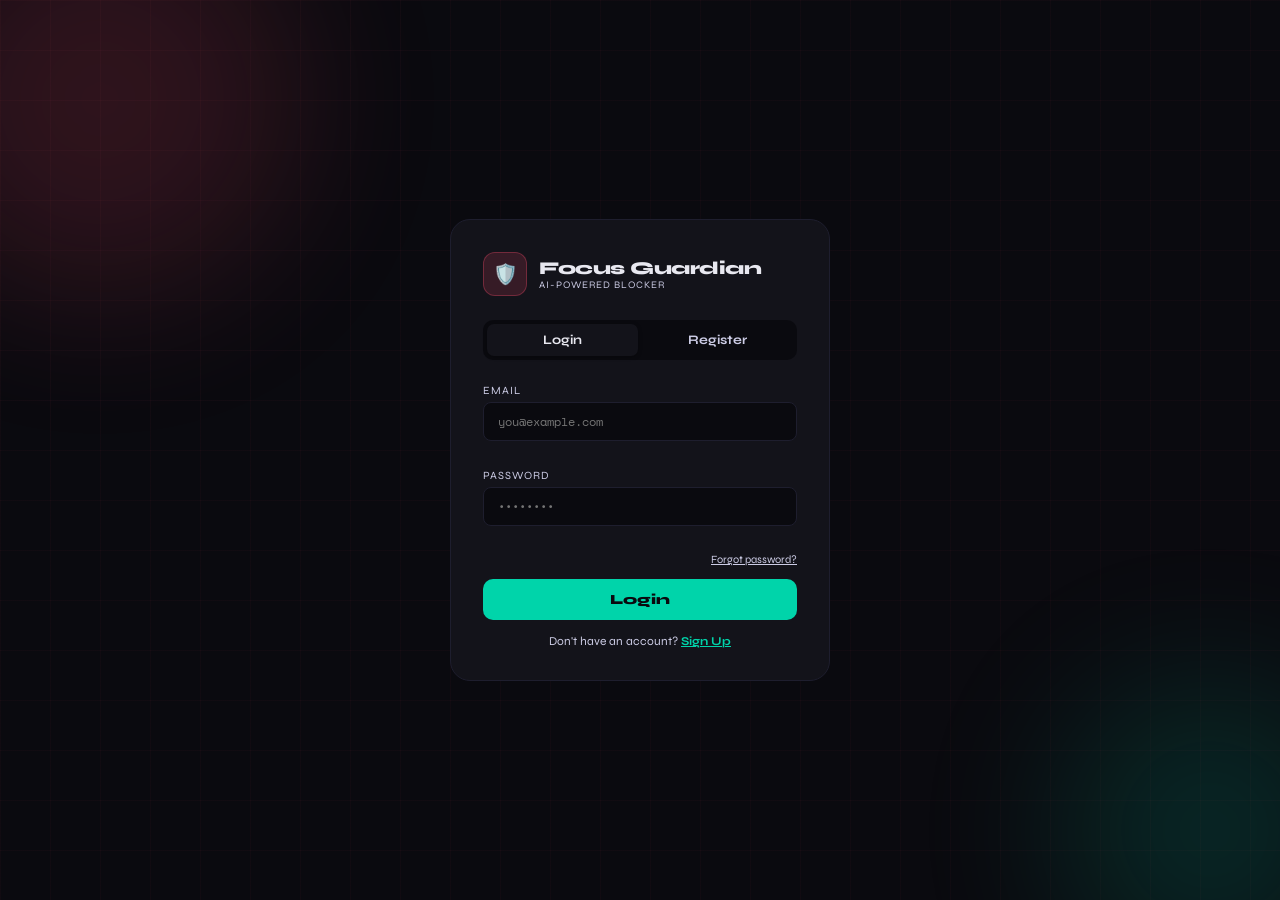
<file: browserExtension/auth.html>
<!DOCTYPE html>
<html lang="en">
<head>
<meta charset="UTF-8"/>
<meta name="viewport" content="width=device-width, initial-scale=1.0"/>
<title>AI Focus Guardian — Login</title>
<link rel="stylesheet" href="auth.css"/>
<script src="auth.js"></script>
<script src="https://accounts.google.com/gsi/client" async defer></script>
</head>

<body>
<div class="orb orb1"></div>
<div class="orb orb2"></div>

<div class="card">
  <div class="logo">
    <div class="logo-icon">🛡️</div>
    <div>
      <div class="logo-text">Focus Guardian</div>
      <div class="logo-sub">AI-Powered Blocker</div>
    </div>
  </div>

  <!-- TABS (hidden on forgot view) -->
  <div class="tabs" id="tabs-row">
    <button class="tab active" id="tab-login">Login</button>
    <button class="tab" id="tab-register">Register</button>
  </div>

  <div class="server-error"   id="server-error"></div>
  <div class="server-success" id="server-success"></div>

  <!-- GOOGLE BUTTON (hidden on forgot view) -->
  <div class="google-btn-wrap" id="google-btn-wrap">
    <div id="g_id_onload"
         data-client_id="770722561933-9g14861rbc1g4li0jn9ratfg3patfsb8.apps.googleusercontent.com"
         data-callback="handleGoogleLogin"
         data-auto_prompt="false">
    </div>
    <div class="g_id_signin"
         data-type="standard"
         data-size="large"
         data-theme="filled_black"
         data-text="signin_with"
         data-shape="rectangular"
         data-width="310">
    </div>
  </div>

  <!-- LOGIN FORM -->
  <div class="form" id="login-form">
    <div class="field">
      <label>Email</label>
      <input type="email" id="login-email" placeholder="you@example.com"/>
      <div class="error-msg" id="login-email-err"></div>
    </div>
    <div class="field">
      <label>Password</label>
      <input type="password" id="login-password" placeholder="••••••••"/>
      <div class="error-msg" id="login-pass-err"></div>
    </div>
    <div class="forgot-wrap">
      <button class="forgot-link" id="forgot-link">Forgot password?</button>
    </div>
    <button class="submit-btn" id="login-btn">Login</button>
    <div class="resend-wrap" id="resend-wrap">
      <button class="resend-btn" id="resend-btn">Resend verification email</button>
    </div>
  </div>

  <!-- Sign Up nudge — shown only on login tab -->
  <div class="signup-nudge" id="signup-nudge">
    Don't have an account? <button id="goto-register">Sign Up</button>
  </div>

  <!-- REGISTER FORM -->
  <div class="form form-hidden" id="register-form">
    <div class="field">
      <label>Full Name</label>
      <input type="text" id="reg-name" placeholder="Your Name"/>
      <div class="error-msg" id="reg-name-err"></div>
    </div>
    <div class="field">
      <label>Email</label>
      <input type="email" id="reg-email" placeholder="you@example.com"/>
      <div class="error-msg" id="reg-email-err"></div>
    </div>
    <div class="field">
      <label>Password</label>
      <input type="password" id="reg-password" placeholder="Min 6 characters"/>
      <div class="error-msg" id="reg-pass-err"></div>
    </div>
    <button class="submit-btn" id="reg-btn">Create Account</button>
  </div>

  <!-- FORGOT PASSWORD FORM (inside card, hidden by default) -->
  <div class="form-hidden" id="forgot-form">
    <div class="forgot-header">
      <button class="back-link" id="back-to-login">← Back to Login</button>
      <h3>Reset Password</h3>
      <p>Enter your email and we'll send you a link to reset your password.</p>
    </div>
    <div class="field">
      <label>Email Address</label>
      <input type="email" id="forgot-email" placeholder="you@example.com"/>
      <div class="error-msg" id="forgot-email-err"></div>
    </div>
    <button class="submit-btn" id="forgot-btn">Send Reset Link</button>
  </div>

</div>

</body>
</html>
</file>
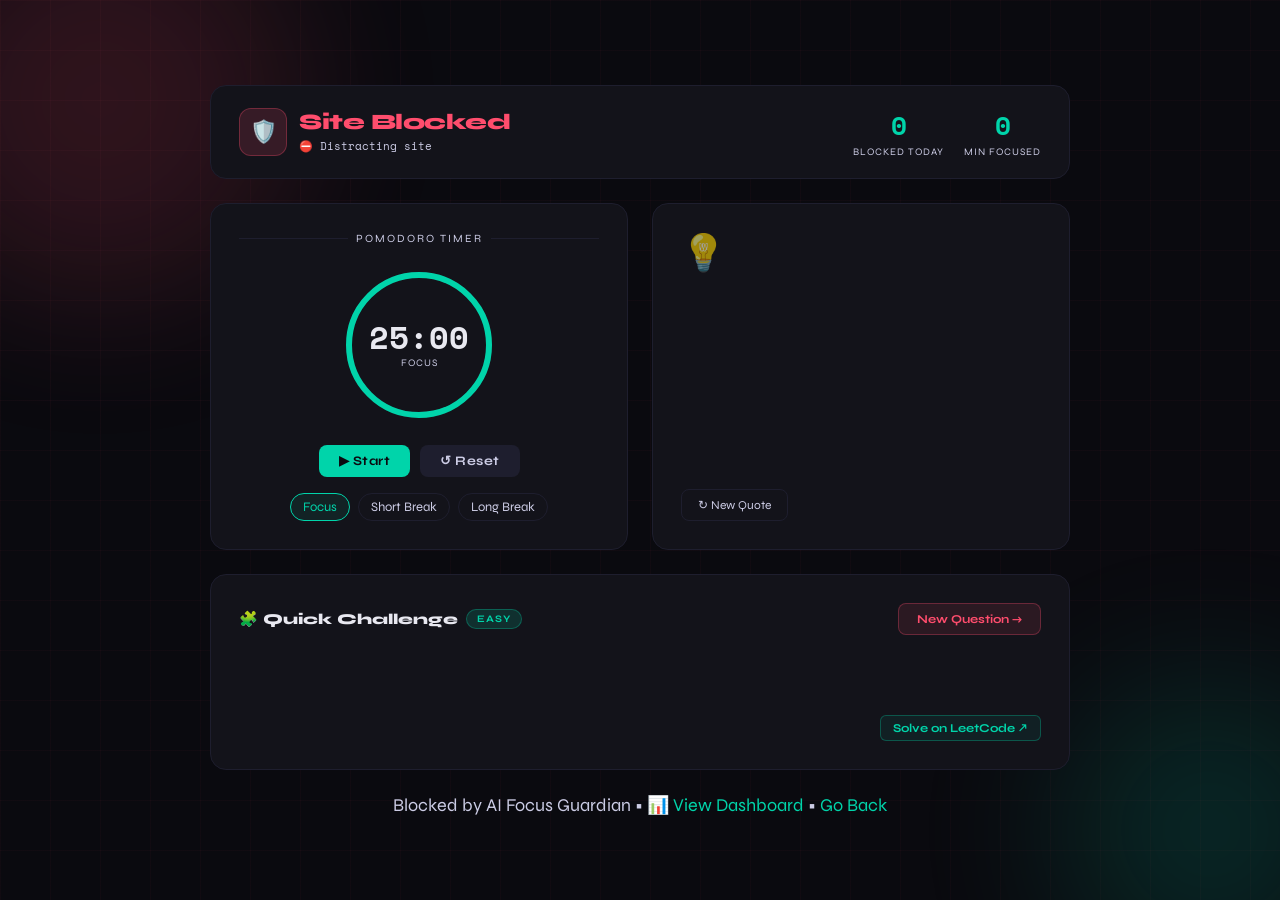
<file: browserExtension/blocked.html>
<!DOCTYPE html>
<html lang="en">
<head>
<meta charset="UTF-8"/>
<meta name="viewport" content="width=device-width, initial-scale=1.0"/>
<title>Focus Guardian — Stay on Track</title>
<link rel="stylesheet" href="./blocked.css"/>
<script src="./blocked.js" defer></script>
</head>

<body>

<div class="orb orb1"></div>
<div class="orb orb2"></div>

<div class="container">

  <!-- HEADER -->
  <div class="card header-card">
    <div class="blocked-badge">
      <div class="blocked-icon">🛡️</div>
      <div class="blocked-text">
        <h1>Site Blocked</h1>
        <div class="blocked-url" id="blocked-url">Loading...</div>
      </div>
    </div>
    <div class="stats-row">
      <div class="stat">
        <div class="stat-num" id="block-count">0</div>
        <div class="stat-label">Blocked Today</div>
      </div>
      <div class="stat">
        <div class="stat-num" id="focus-streak">0</div>
        <div class="stat-label">Min Focused</div>
      </div>
    </div>
  </div>

  <!-- POMODORO -->
  <div class="card">
    <div class="pomodoro-label">Pomodoro Timer</div>
    <div class="timer-ring">
      <svg width="160" height="160" viewBox="0 0 160 160">
        <circle class="ring-bg" cx="80" cy="80" r="70"/>
        <circle class="ring-fill" id="ring" cx="80" cy="80" r="70"/>
      </svg>
      <div class="timer-display">
        <div class="timer-time" id="timer-display">25:00</div>
        <div class="timer-mode" id="timer-mode">Focus</div>
      </div>
    </div>
    <div class="timer-btns">
      <button class="btn btn-primary" id="start-btn">▶ Start</button>
      <button class="btn btn-secondary" id="reset-btn">↺ Reset</button>
    </div>
    <div class="pomodoro-modes">
      <button class="mode-btn active" data-mins="25" data-label="Focus">Focus</button>
      <button class="mode-btn" data-mins="5" data-label="Short Break">Short Break</button>
      <button class="mode-btn" data-mins="15" data-label="Long Break">Long Break</button>
    </div>
  </div>

  <!-- QUOTE -->
  <div class="card quote-card">
    <div class="quote-icon">💡</div>
    <div class="quote-text" id="quote-text"></div>
    <div class="quote-author" id="quote-author"></div>
    <button class="quote-refresh" id="quote-refresh-btn">↻ New Quote</button>
  </div>

  <!-- DSA CHALLENGE -->
  <div class="card challenge-card">
    <div class="challenge-header">
      <div class="challenge-title">
        🧩 Quick Challenge
        <span class="difficulty easy" id="diff-badge">Easy</span>
      </div>
      <button class="new-q-btn" id="new-q-btn">New Question →</button>
    </div>
    <div class="challenge-q" id="challenge-q"></div>
    <div class="challenge-footer">
      <div class="challenge-tags" id="challenge-tags"></div>
      <a class="solve-link" id="solve-link" href="#" target="_blank">Solve on LeetCode ↗</a>
    </div>
  </div>

  <div class="go-back">
    Blocked by AI Focus Guardian •
    <a href="http://localhost:8000/dashboard" target="_blank">📊 View Dashboard</a> •
    <a href="#" id="go-back-link">Go Back</a>
  </div>

</div>

<!-- Audio for timer done -->
<audio id="timer-done-sound" src="https://cdn.pixabay.com/download/audio/2022/03/15/audio_8e1af0f2a6.mp3?filename=success-1-6297.mp3" preload="auto"></audio>

</body>
</html>
</file>
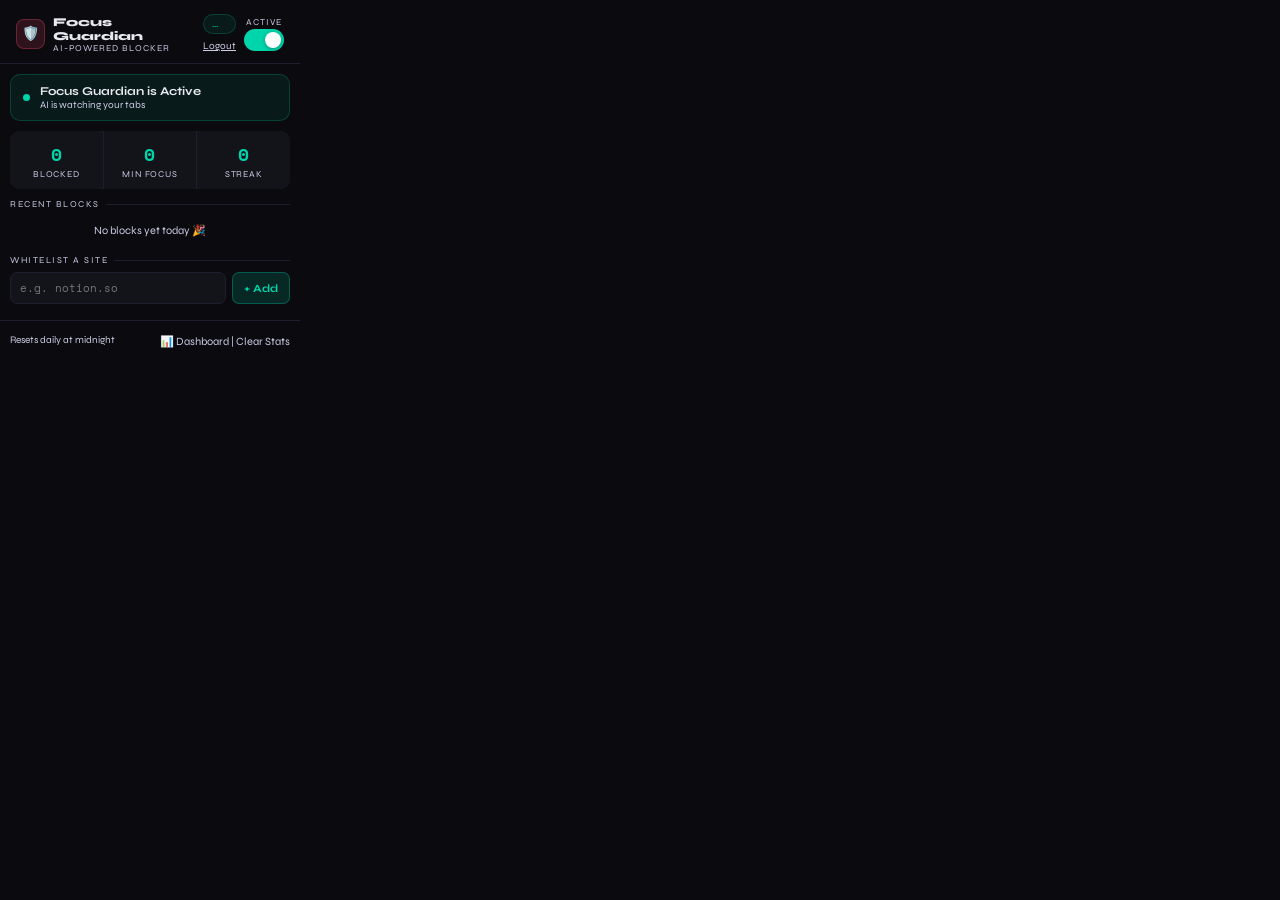
<file: browserExtension/pop.html>
<!DOCTYPE html>
<html lang="en">
<head>
<meta charset="UTF-8"/>
<title>AI Focus Guardian</title>
<link rel="stylesheet" href="pop.css"/>
<script src="pop.js" defer></script>

</head>
<body>

<div class="topbar">
  <div class="logo">
    <div class="logo-icon">🛡️</div>
    <div>
      <div class="logo-text">Focus Guardian</div>
      <div class="logo-sub">AI-Powered Blocker</div>
    </div>
  </div>
  <div class="right-row">
    <div>
      <div class="user-badge" id="user-name">...</div>
      <button class="logout-btn" >Logout</button>
    </div>
    <div class="toggle-wrap">
      <div class="toggle-label" id="toggle-label">Active</div>
      <button class="toggle active" id="main-toggle" ></button>
    </div>
  </div>
</div>

<div class="status-banner" id="status-banner">
  <div class="status-dot"></div>
  <div>
    <div class="status-text" id="status-text">Focus Guardian is Active</div>
    <div class="status-sub" id="status-sub">AI is watching your tabs</div>
  </div>
</div>

<div class="stats-grid">
  <div class="stat-box"><div class="stat-num" id="stat-blocks">0</div><div class="stat-label">Blocked</div></div>
  <div class="stat-box"><div class="stat-num" id="stat-focus">0</div><div class="stat-label">Min Focus</div></div>
  <div class="stat-box"><div class="stat-num" id="stat-streak">0</div><div class="stat-label">Streak</div></div>
</div>

<div class="section">
  <div class="section-title">Recent Blocks</div>
  <div class="block-list" id="block-list"><div class="empty-msg">No blocks yet today 🎉</div></div>
</div>

<div class="section">
  <div class="section-title">Whitelist a Site</div>
  <div class="input-row">
    <input class="domain-input" id="domain-input" type="text" placeholder="e.g. notion.so"/>
    <button class="add-btn" id="add-btn" >+ Add</button>
  </div>
  <div class="whitelist-items" id="whitelist-items"></div>
</div>

<div class="footer">
  <div class="footer-text">Resets daily at midnight</div>
  <div class="footer-right">
    <a class="dashboard-link" id="dash-btn" target="_blank">📊 Dashboard | </a>
    <button class="clear-btn" onclick="clearStats()"> Clear Stats</button>
  </div>
</div>

<div class="toast" id="toast"></div>

</body>
</html>
</file>
<file: browserExtension/auth.css>
@import url("https://fonts.googleapis.com/css2?family=Space+Mono:wght@400;700&family=Syne:wght@400;700;800&display=swap");

:root {
  --bg: #0a0a0f;
  --surface: #13131a;
  --border: #1e1e2e;
  --accent: #ff4d6d;
  --accent2: #00d4aa;
  --text: #e8e8f0;
  --muted: #cccce5;
  --warn: #ff9f43;
}
* {
  margin: 0;
  padding: 0;
  box-sizing: border-box;
}
body {
  background: var(--bg);
  color: var(--text);
  font-family: "Syne", sans-serif;
  min-height: 100vh;
  display: flex;
  align-items: center;
  justify-content: center;
  overflow: hidden;
}
body::before {
  content: "";
  position: fixed;
  inset: 0;
  background-image:
    linear-gradient(rgba(255, 77, 109, 0.03) 1px, transparent 1px),
    linear-gradient(90deg, rgba(255, 77, 109, 0.03) 1px, transparent 1px);
  background-size: 50px 50px;
  animation: gridMove 20s linear infinite;
  pointer-events: none;
}
@keyframes gridMove {
  from {
    transform: translateY(0);
  }
  to {
    transform: translateY(50px);
  }
}
.orb {
  position: fixed;
  border-radius: 50%;
  filter: blur(80px);
  opacity: 0.15;
  pointer-events: none;
}
.orb1 {
  width: 400px;
  height: 400px;
  background: var(--accent);
  top: -100px;
  left: -100px;
  animation: float1 8s ease-in-out infinite;
}
.orb2 {
  width: 300px;
  height: 300px;
  background: var(--accent2);
  bottom: -80px;
  right: -80px;
  animation: float2 10s ease-in-out infinite;
}
@keyframes float1 {
  0%,
  100% {
    transform: translate(0, 0);
  }
  50% {
    transform: translate(30px, 20px);
  }
}
@keyframes float2 {
  0%,
  100% {
    transform: translate(0, 0);
  }
  50% {
    transform: translate(-20px, -30px);
  }
}
.card {
  position: relative;
  z-index: 1;
  background: var(--surface);
  border: 1px solid var(--border);
  border-radius: 20px;
  padding: 32px;
  width: 380px;
}
.logo {
  display: flex;
  align-items: center;
  gap: 12px;
  margin-bottom: 24px;
}
.logo-icon {
  width: 44px;
  height: 44px;
  background: rgba(255, 77, 109, 0.15);
  border: 1px solid rgba(255, 77, 109, 0.3);
  border-radius: 12px;
  display: flex;
  align-items: center;
  justify-content: center;
  font-size: 20px;
}
.logo-text {
  font-size: 18px;
  font-weight: 800;
  letter-spacing: -0.5px;
}
.logo-sub {
  font-size: 10px;
  color: var(--muted);
  text-transform: uppercase;
  letter-spacing: 1px;
}
.tabs {
  display: flex;
  gap: 4px;
  margin-bottom: 20px;
  background: var(--bg);
  border-radius: 10px;
  padding: 4px;
}
.tab {
  flex: 1;
  padding: 8px;
  border-radius: 7px;
  border: none;
  background: transparent;
  color: var(--muted);
  font-family: "Syne", sans-serif;
  font-size: 13px;
  font-weight: 700;
  cursor: pointer;
  transition: all 0.2s;
}
.tab.active {
  background: var(--surface);
  color: var(--text);
  box-shadow: 0 1px 4px rgba(0, 0, 0, 0.3);
}
.form {
  display: flex;
  flex-direction: column;
  gap: 12px;
}
.form-hidden {
  display: none;
}
.field label {
  display: block;
  font-size: 11px;
  color: var(--muted);
  text-transform: uppercase;
  letter-spacing: 1px;
  margin-bottom: 5px;
}
.field input {
  width: 100%;
  background: var(--bg);
  border: 1px solid var(--border);
  border-radius: 8px;
  padding: 10px 14px;
  color: var(--text);
  font-family: "Space Mono", monospace;
  font-size: 12px;
  outline: none;
  transition: border-color 0.2s;
}
.field input:focus {
  border-color: var(--accent2);
}
.field input.error-input {
  border-color: var(--accent);
}
.error-msg {
  font-size: 11px;
  color: var(--accent);
  min-height: 14px;
  margin-top: 2px;
}
.submit-btn {
  width: 100%;
  padding: 12px;
  border-radius: 10px;
  border: none;
  background: var(--accent2);
  color: #0a0a0f;
  font-family: "Syne", sans-serif;
  font-size: 14px;
  font-weight: 800;
  cursor: pointer;
  transition: all 0.2s;
  margin-top: 4px;
}
.submit-btn:hover {
  transform: translateY(-1px);
  box-shadow: 0 4px 20px rgba(0, 212, 170, 0.3);
}
.submit-btn:disabled {
  opacity: 0.6;
  cursor: not-allowed;
  transform: none;
}
.divider {
  display: flex;
  align-items: center;
  gap: 10px;
  margin: 12px 0;
}
.divider span {
  font-size: 11px;
  color: var(--muted);
  white-space: nowrap;
}
.divider::before,
.divider::after {
  content: "";
  flex: 1;
  height: 1px;
  background: var(--border);
}
.google-btn-wrap {
  display: flex;
  justify-content: center;
  margin-bottom: 4px;
}
.server-error {
  background: rgba(255, 77, 109, 0.1);
  border: 1px solid rgba(255, 77, 109, 0.3);
  border-radius: 8px;
  padding: 10px 14px;
  font-size: 12px;
  color: var(--accent);
  margin-bottom: 8px;
  display: none;
}
.server-error.show {
  display: block;
}
.server-success {
  background: rgba(0, 212, 170, 0.1);
  border: 1px solid rgba(0, 212, 170, 0.3);
  border-radius: 8px;
  padding: 10px 14px;
  font-size: 12px;
  color: var(--accent2);
  margin-bottom: 8px;
  display: none;
}
.server-success.show {
  display: block;
}
/* Resend verification */
.resend-wrap {
  text-align: center;
  margin-top: 2px;
  display: none;
}
.resend-wrap.show {
  display: block;
}
.resend-btn {
  background: none;
  border: none;
  color: var(--accent2);
  font-family: "Syne", sans-serif;
  font-size: 11px;
  cursor: pointer;
  text-decoration: underline;
}
/* Forgot password link */
.forgot-wrap {
  text-align: right;
  margin-top: -6px;
  margin-bottom: -4px;
}
.forgot-link {
  background: none;
  border: none;
  color: var(--muted);
  font-family: "Syne", sans-serif;
  font-size: 11px;
  cursor: pointer;
  text-decoration: underline;
  transition: color 0.2s;
  padding: 0;
}
.forgot-link:hover {
  color: var(--accent2);
}
/* Sign up nudge */
.signup-nudge {
  text-align: center;
  margin-top: 14px;
  font-size: 12px;
  color: var(--muted);
}
.signup-nudge button {
  background: none;
  border: none;
  color: var(--accent2);
  font-family: "Syne", sans-serif;
  font-size: 12px;
  font-weight: 700;
  cursor: pointer;
  text-decoration: underline;
  padding: 0;
}
/* Forgot password view — replaces whole card content */
.forgot-header {
  margin-bottom: 20px;
}
.forgot-header .back-link {
  display: inline-flex;
  align-items: center;
  gap: 5px;
  background: none;
  border: none;
  color: var(--muted);
  font-family: "Syne", sans-serif;
  font-size: 12px;
  cursor: pointer;
  padding: 0;
  margin-bottom: 16px;
  transition: color 0.2s;
}
.forgot-header .back-link:hover {
  color: var(--accent2);
}
.forgot-header h3 {
  font-size: 16px;
  font-weight: 800;
  color: var(--text);
  margin-bottom: 4px;
}
.forgot-header p {
  font-size: 12px;
  color: var(--muted);
  line-height: 1.5;
}

.back-link {
  border: 1px solid var(--border);
}
</file>
<file: browserExtension/blocked.css>
@import url("https://fonts.googleapis.com/css2?family=Space+Mono:wght@400;700&family=Syne:wght@400;700;800&display=swap");

/* ============================
   ROOT VARIABLES
   ============================ */
:root {
  --bg: #0a0a0f;
  --surface: #13131a;
  --border: #1e1e2e;
  --accent: #ff4d6d;
  --accent2: #00d4aa;
  --text: #e8e8f0;
  --muted: #cccce5;
  --warn: #ff9f43;
}

* {
  margin: 0;
  padding: 0;
  box-sizing: border-box;
}

/* ============================
   BODY & BACKGROUND
   ============================ */
body {
  background: var(--bg);
  color: var(--text);
  font-family: "Syne", sans-serif;
  min-height: 100vh;
  display: flex;
  flex-direction: column;
  align-items: center;
  justify-content: center;
  overflow-x: hidden;
  position: relative;
}

/* Animated grid */
body::before {
  content: "";
  position: fixed;
  inset: 0;
  background-image:
    linear-gradient(rgba(255, 77, 109, 0.03) 1px, transparent 1px),
    linear-gradient(90deg, rgba(255, 77, 109, 0.03) 1px, transparent 1px);
  background-size: 50px 50px;
  animation: gridMove 20s linear infinite;
  pointer-events: none;
  z-index: 0;
}
@keyframes gridMove {
  from {
    transform: translateY(0);
  }
  to {
    transform: translateY(50px);
  }
}

/* Glow orbs */
.orb {
  position: fixed;
  border-radius: 50%;
  filter: blur(80px);
  opacity: 0.15;
  pointer-events: none;
  z-index: 0;
}
.orb1 {
  width: 400px;
  height: 400px;
  background: var(--accent);
  top: -100px;
  left: -100px;
  animation: float1 8s ease-in-out infinite;
}
.orb2 {
  width: 300px;
  height: 300px;
  background: var(--accent2);
  bottom: -80px;
  right: -80px;
  animation: float2 10s ease-in-out infinite;
}
@keyframes float1 {
  0%,
  100% {
    transform: translate(0, 0);
  }
  50% {
    transform: translate(30px, 20px);
  }
}
@keyframes float2 {
  0%,
  100% {
    transform: translate(0, 0);
  }
  50% {
    transform: translate(-20px, -30px);
  }
}

/* ============================
   LAYOUT
   ============================ */
.container {
  position: relative;
  z-index: 1;
  display: grid;
  grid-template-columns: 1fr 1fr;
  gap: 24px;
  max-width: 900px;
  width: 90%;
  padding: 20px;
}

/* ============================
   CARDS
   ============================ */
.card {
  background: var(--surface);
  border: 1px solid var(--border);
  border-radius: 16px;
  padding: 28px;
  position: relative;
  overflow: hidden;
}
.card::before {
  content: "";
  position: absolute;
  top: 0;
  left: 0;
  right: 0;
  height: 2px;
  background: linear-gradient(90deg, transparent, var(--accent), transparent);
  opacity: 0;
  transition: opacity 0.3s;
}
.card:hover::before {
  opacity: 1;
}

/* ============================
   HEADER CARD
   ============================ */
.header-card {
  grid-column: 1 / -1;
  display: flex;
  align-items: center;
  justify-content: space-between;
  padding: 20px 28px;
}
.blocked-badge {
  display: flex;
  align-items: center;
  gap: 12px;
}
.blocked-icon {
  width: 48px;
  height: 48px;
  background: rgba(255, 77, 109, 0.15);
  border: 1px solid rgba(255, 77, 109, 0.3);
  border-radius: 12px;
  display: flex;
  align-items: center;
  justify-content: center;
  font-size: 22px;
  animation: pulse 2s ease-in-out infinite;
}
@keyframes pulse {
  0%,
  100% {
    box-shadow: 0 0 0 0 rgba(255, 77, 109, 0.3);
  }
  50% {
    box-shadow: 0 0 0 8px rgba(255, 77, 109, 0);
  }
}
.blocked-text h1 {
  font-size: 22px;
  font-weight: 800;
  color: var(--accent);
  letter-spacing: -0.5px;
}
.blocked-url {
  font-family: "Space Mono", monospace;
  font-size: 11px;
  color: var(--muted);
  margin-top: 3px;
}
.stats-row {
  display: flex;
  gap: 20px;
}
.stat {
  text-align: center;
}
.stat-num {
  font-size: 26px;
  font-weight: 800;
  color: var(--accent2);
  font-family: "Space Mono", monospace;
}
.stat-label {
  font-size: 10px;
  color: var(--muted);
  text-transform: uppercase;
  letter-spacing: 1px;
  margin-top: 2px;
}

/* ============================
   POMODORO TIMER
   ============================ */
.pomodoro-label {
  font-size: 11px;
  text-transform: uppercase;
  letter-spacing: 2px;
  color: var(--muted);
  margin-bottom: 20px;
  display: flex;
  align-items: center;
  gap: 8px;
}
.pomodoro-label::before,
.pomodoro-label::after {
  content: "";
  flex: 1;
  height: 1px;
  background: var(--border);
}

.timer-ring {
  width: 160px;
  height: 160px;
  margin: 0 auto 20px;
  position: relative;
}
.timer-ring svg {
  transform: rotate(-90deg);
}
.ring-bg {
  fill: none;
  stroke: var(--border);
  stroke-width: 6;
}
.ring-fill {
  fill: none;
  stroke: var(--accent2);
  stroke-width: 6;
  stroke-linecap: round;
  stroke-dasharray: 439.8;
  stroke-dashoffset: 0;
  transition:
    stroke-dashoffset 1s linear,
    stroke 0.5s ease;
}
.timer-display {
  position: absolute;
  inset: 0;
  display: flex;
  flex-direction: column;
  align-items: center;
  justify-content: center;
}
.timer-time {
  font-family: "Space Mono", monospace;
  font-size: 32px;
  font-weight: 700;
  color: var(--text);
  line-height: 1;
}
.timer-mode {
  font-size: 10px;
  color: var(--muted);
  text-transform: uppercase;
  letter-spacing: 1px;
  margin-top: 4px;
}

.timer-btns {
  display: flex;
  gap: 10px;
  justify-content: center;
  margin-bottom: 16px;
}
.btn {
  padding: 8px 20px;
  border-radius: 8px;
  border: none;
  font-family: "Syne", sans-serif;
  font-size: 13px;
  font-weight: 700;
  cursor: pointer;
  transition: all 0.2s;
  letter-spacing: 0.5px;
}
.btn-primary {
  background: var(--accent2);
  color: #0a0a0f;
}
.btn-primary:hover {
  transform: translateY(-1px);
  box-shadow: 0 4px 20px rgba(0, 212, 170, 0.35);
}
.btn-primary:active {
  transform: translateY(0);
}
.btn-secondary {
  background: var(--border);
  color: var(--muted);
}
.btn-secondary:hover {
  color: var(--text);
  background: #2a2a3e;
}

.pomodoro-modes {
  display: flex;
  gap: 8px;
  justify-content: center;
}
.mode-btn {
  padding: 5px 12px;
  border-radius: 20px;
  border: 1px solid var(--border);
  background: transparent;
  color: var(--muted);
  font-family: "Syne", sans-serif;
  font-size: 13px;
  cursor: pointer;
  transition: all 0.2s;
}
.mode-btn:hover {
  color: var(--text);
  border-color: var(--muted);
}
.mode-btn.active {
  border-color: var(--accent2);
  color: var(--accent2);
  background: rgba(0, 212, 170, 0.08);
}

/* Done state ring pulse */
.ring-fill.done-pulse {
  animation: ringDone 0.6s ease-in-out 3;
}
@keyframes ringDone {
  0%,
  100% {
    opacity: 1;
  }
  50% {
    opacity: 0.2;
  }
}

/* ============================
   QUOTE CARD
   ============================ */
.quote-card {
  display: flex;
  flex-direction: column;
  justify-content: space-between;
}
.quote-icon {
  font-size: 36px;
  margin-bottom: 12px;
  opacity: 0.6;
}
.quote-text {
  font-size: 17px;
  font-weight: 700;
  line-height: 1.6;
  color: var(--text);
  flex: 1;
}
.quote-text.animate {
  animation: fadeSlide 0.5s ease forwards;
}
@keyframes fadeSlide {
  from {
    opacity: 0;
    transform: translateY(8px);
  }
  to {
    opacity: 1;
    transform: translateY(0);
  }
}
.quote-author {
  font-size: 12px;
  color: var(--muted);
  margin-top: 12px;
  font-style: italic;
}
.quote-refresh {
  margin-top: 16px;
  padding: 8px 16px;
  background: transparent;
  border: 1px solid var(--border);
  border-radius: 8px;
  color: var(--muted);
  font-family: "Syne", sans-serif;
  font-size: 12px;
  cursor: pointer;
  transition: all 0.2s;
  width: fit-content;
}
.quote-refresh:hover {
  border-color: var(--accent2);
  color: var(--accent2);
}

/* ============================
   DSA CHALLENGE CARD
   ============================ */
.challenge-card {
  grid-column: 1 / -1;
}
.challenge-header {
  display: flex;
  align-items: center;
  justify-content: space-between;
  margin-bottom: 16px;
}
.challenge-title {
  font-size: 15px;
  font-weight: 800;
  display: flex;
  align-items: center;
  gap: 8px;
}
.difficulty {
  padding: 3px 10px;
  border-radius: 20px;
  font-size: 10px;
  font-weight: 700;
  letter-spacing: 1px;
  text-transform: uppercase;
  transition: all 0.3s;
}
.easy {
  background: rgba(0, 212, 170, 0.15);
  color: var(--accent2);
  border: 1px solid rgba(0, 212, 170, 0.3);
}
.medium {
  background: rgba(255, 159, 67, 0.15);
  color: var(--warn);
  border: 1px solid rgba(255, 159, 67, 0.3);
}
.hard {
  background: rgba(255, 77, 109, 0.15);
  color: var(--accent);
  border: 1px solid rgba(255, 77, 109, 0.3);
}

.challenge-q {
  font-size: 16px;
  line-height: 1.8;
  color: #b0b0c8;
  margin-bottom: 16px;
  min-height: 48px;
  transition: opacity 0.3s;
}
.challenge-q.fade {
  opacity: 0;
}

.challenge-footer {
  display: flex;
  align-items: center;
  justify-content: space-between;
  flex-wrap: wrap;
  gap: 10px;
}
.challenge-tags {
  display: flex;
  gap: 8px;
  flex-wrap: wrap;
}
.tag {
  padding: 4px 10px;
  border-radius: 6px;
  font-size: 13px;
  background: var(--border);
  color: var(--muted);
  font-family: "Space Mono", monospace;
}

.solve-link {
  font-size: 12px;
  font-weight: 700;
  color: var(--accent2);
  text-decoration: none;
  padding: 5px 12px;
  border-radius: 6px;
  border: 1px solid rgba(0, 212, 170, 0.3);
  background: rgba(0, 212, 170, 0.07);
  transition: all 0.2s;
}
.solve-link:hover {
  background: rgba(0, 212, 170, 0.15);
  box-shadow: 0 2px 12px rgba(0, 212, 170, 0.2);
}

.new-q-btn {
  padding: 8px 18px;
  border-radius: 8px;
  background: rgba(255, 77, 109, 0.1);
  border: 1px solid rgba(255, 77, 109, 0.3);
  color: var(--accent);
  font-family: "Syne", sans-serif;
  font-size: 12px;
  font-weight: 700;
  cursor: pointer;
  transition: all 0.2s;
}
.new-q-btn:hover {
  background: rgba(255, 77, 109, 0.2);
  transform: translateX(2px);
}
.new-q-btn:active {
  transform: translateX(0);
}

/* ============================
   FOOTER
   ============================ */
.go-back {
  grid-column: 1 / -1;
  text-align: center;
  font-size: 18px;
  color: var(--muted);
}
.go-back a {
  color: var(--accent2);
  text-decoration: none;
}
.go-back a:hover {
  text-decoration: underline;
}

/* ============================
   TOAST NOTIFICATION
   ============================ */
.toast {
  position: fixed;
  bottom: 24px;
  left: 50%;
  transform: translateX(-50%) translateY(80px);
  background: var(--surface);
  border: 1px solid var(--accent2);
  color: var(--accent2);
  padding: 10px 24px;
  border-radius: 30px;
  font-size: 13px;
  font-weight: 700;
  box-shadow: 0 4px 24px rgba(0, 212, 170, 0.2);
  transition: transform 0.4s cubic-bezier(0.34, 1.56, 0.64, 1);
  z-index: 100;
  pointer-events: none;
}
.toast.show {
  transform: translateX(-50%) translateY(0);
}
</file>
<file: browserExtension/pop.css>
@import url("https://fonts.googleapis.com/css2?family=Space+Mono:wght@400;700&family=Syne:wght@400;700;800&display=swap");

:root {
  --bg: #0a0a0f;
  --surface: #13131a;
  --border: #1e1e2e;
  --accent: #ff4d6d;
  --accent2: #00d4aa;
  --text: #e8e8f0;
  --muted: #cccce5;
  --warn: #ff9f43;
}
* {
  margin: 0;
  padding: 0;
  box-sizing: border-box;
}
body {
  background: var(--bg);
  color: var(--text);
  font-family: "Syne", sans-serif;
  width: 300px;
  min-height: 420px;
  overflow: hidden;
}
.topbar {
  display: flex;
  align-items: center;
  justify-content: space-between;
  padding: 14px 16px 10px;
  border-bottom: 1px solid var(--border);
}
.logo {
  display: flex;
  align-items: center;
  gap: 8px;
}
.logo-icon {
  width: 30px;
  height: 30px;
  background: rgba(255, 77, 109, 0.15);
  border: 1px solid rgba(255, 77, 109, 0.3);
  border-radius: 8px;
  display: flex;
  align-items: center;
  justify-content: center;
  font-size: 14px;
}
.logo-text {
  font-size: 12px;
  font-weight: 800;
}
.logo-sub {
  font-size: 9px;
  color: var(--muted);
  text-transform: uppercase;
  letter-spacing: 1px;
}
.right-row {
  display: flex;
  align-items: center;
  gap: 8px;
}
.user-badge {
  font-size: 10px;
  color: var(--accent2);
  background: rgba(0, 212, 170, 0.08);
  border: 1px solid rgba(0, 212, 170, 0.2);
  padding: 3px 8px;
  border-radius: 20px;
  max-width: 90px;
  overflow: hidden;
  text-overflow: ellipsis;
  white-space: nowrap;
}
.logout-btn {
  background: none;
  border: none;
  color: var(--muted);
  font-size: 10px;
  cursor: pointer;
  text-decoration: underline;
  font-family: "Syne", sans-serif;
}
.logout-btn:hover {
  color: var(--accent);
}
.toggle-wrap {
  display: flex;
  flex-direction: column;
  align-items: center;
  gap: 2px;
}
.toggle-label {
  font-size: 9px;
  color: var(--muted);
  text-transform: uppercase;
  letter-spacing: 1px;
}
.toggle {
  width: 40px;
  height: 22px;
  background: var(--border);
  border-radius: 11px;
  position: relative;
  cursor: pointer;
  transition: background 0.3s;
  border: none;
  outline: none;
}
.toggle.active {
  background: var(--accent2);
}
.toggle::after {
  content: "";
  position: absolute;
  top: 3px;
  left: 3px;
  width: 16px;
  height: 16px;
  background: white;
  border-radius: 50%;
  transition: transform 0.3s;
  box-shadow: 0 1px 4px rgba(0, 0, 0, 0.3);
}
.toggle.active::after {
  transform: translateX(18px);
}
.status-banner {
  margin: 10px;
  padding: 9px 12px;
  border-radius: 10px;
  display: flex;
  align-items: center;
  gap: 10px;
  background: rgba(0, 212, 170, 0.08);
  border: 1px solid rgba(0, 212, 170, 0.2);
  transition: all 0.3s;
}
.status-banner.paused {
  background: rgba(255, 159, 67, 0.08);
  border-color: rgba(255, 159, 67, 0.2);
}
.status-dot {
  width: 7px;
  height: 7px;
  border-radius: 50%;
  background: var(--accent2);
  animation: blink 2s ease-in-out infinite;
  flex-shrink: 0;
  transition: background 0.3s;
}
.status-banner.paused .status-dot {
  background: var(--warn);
  animation: none;
}
@keyframes blink {
  0%,
  100% {
    opacity: 1;
  }
  50% {
    opacity: 0.3;
  }
}
.status-text {
  font-size: 12px;
  font-weight: 700;
}
.status-sub {
  font-size: 10px;
  color: var(--muted);
  margin-top: 1px;
}
.stats-grid {
  display: grid;
  grid-template-columns: 1fr 1fr 1fr;
  gap: 1px;
  margin: 0 10px 10px;
  background: var(--border);
  border-radius: 10px;
  overflow: hidden;
}
.stat-box {
  background: var(--surface);
  padding: 10px 6px;
  text-align: center;
}
.stat-num {
  font-family: "Space Mono", monospace;
  font-size: 18px;
  font-weight: 700;
  color: var(--accent2);
}
.stat-num.bump {
  animation: bump 0.3s ease;
}
@keyframes bump {
  0% {
    transform: scale(1);
  }
  50% {
    transform: scale(1.3);
  }
  100% {
    transform: scale(1);
  }
}
.stat-label {
  font-size: 9px;
  color: var(--muted);
  text-transform: uppercase;
  letter-spacing: 0.8px;
  margin-top: 2px;
}
.section {
  padding: 0 10px 10px;
}
.section-title {
  font-size: 9px;
  text-transform: uppercase;
  letter-spacing: 1.5px;
  color: var(--muted);
  margin-bottom: 7px;
  display: flex;
  align-items: center;
  gap: 6px;
}
.section-title::after {
  content: "";
  flex: 1;
  height: 1px;
  background: var(--border);
}
.block-list {
  display: flex;
  flex-direction: column;
  gap: 4px;
}
.block-item {
  display: flex;
  align-items: center;
  justify-content: space-between;
  padding: 6px 9px;
  background: var(--surface);
  border: 1px solid var(--border);
  border-radius: 7px;
  font-size: 11px;
}
.block-domain {
  font-family: "Space Mono", monospace;
  color: var(--accent);
}
.block-time {
  color: var(--muted);
  font-size: 10px;
}
.empty-msg {
  font-size: 11px;
  color: var(--muted);
  text-align: center;
  padding: 8px;
}
.input-row {
  display: flex;
  gap: 6px;
}
.domain-input {
  flex: 1;
  background: var(--surface);
  border: 1px solid var(--border);
  border-radius: 7px;
  padding: 7px 9px;
  color: var(--text);
  font-family: "Space Mono", monospace;
  font-size: 11px;
  outline: none;
  transition: border-color 0.2s;
}
.domain-input:focus {
  border-color: var(--accent2);
}
.add-btn {
  padding: 7px 11px;
  background: rgba(0, 212, 170, 0.15);
  border: 1px solid rgba(0, 212, 170, 0.3);
  border-radius: 7px;
  color: var(--accent2);
  font-family: "Syne", sans-serif;
  font-size: 11px;
  font-weight: 700;
  cursor: pointer;
  transition: all 0.2s;
  white-space: nowrap;
}
.add-btn:hover {
  background: rgba(0, 212, 170, 0.25);
}
.whitelist-items {
  display: flex;
  flex-wrap: wrap;
  gap: 5px;
  margin-top: 6px;
}
.wl-tag {
  display: flex;
  align-items: center;
  gap: 4px;
  padding: 3px 8px;
  background: var(--surface);
  border: 1px solid var(--border);
  border-radius: 20px;
  font-family: "Space Mono", monospace;
  font-size: 10px;
  color: var(--muted);
}
.wl-remove {
  background: none;
  border: none;
  color: var(--accent);
  cursor: pointer;
  font-size: 12px;
  padding: 0;
  line-height: 1;
}
.footer {
  padding: 9px 10px;
  border-top: 1px solid var(--border);
  display: flex;
  justify-content: space-between;
  align-items: center;
}
.footer-text {
  font-size: 10px;
  color: var(--muted);
}
.clear-btn {
  font-size: 11px;
  color: var(--muted);
  background: none;
  border: none;
  cursor: pointer;
  font-family: "Syne", sans-serif;
}
.clear-btn:hover {
  color: var(--accent);
}
.toast {
  position: fixed;
  bottom: 8px;
  left: 50%;
  transform: translateX(-50%) translateY(60px);
  background: var(--surface);
  border: 1px solid var(--accent2);
  color: var(--accent2);
  padding: 6px 16px;
  border-radius: 30px;
  font-size: 11px;
  font-weight: 700;
  transition: transform 0.35s cubic-bezier(0.34, 1.56, 0.64, 1);
  pointer-events: none;
  white-space: nowrap;
  z-index: 99;
}
.toast.show {
  transform: translateX(-50%) translateY(0);
}
.dashboard-link {
  font-size: 11px;
  color: var(--muted);
  background: none;
  border: none;
  cursor: pointer;
  font-family: "Syne", sans-serif;
  text-decoration: none;
}
.dashboard-link:hover {
  color: var(--accent2);
}
</file>
